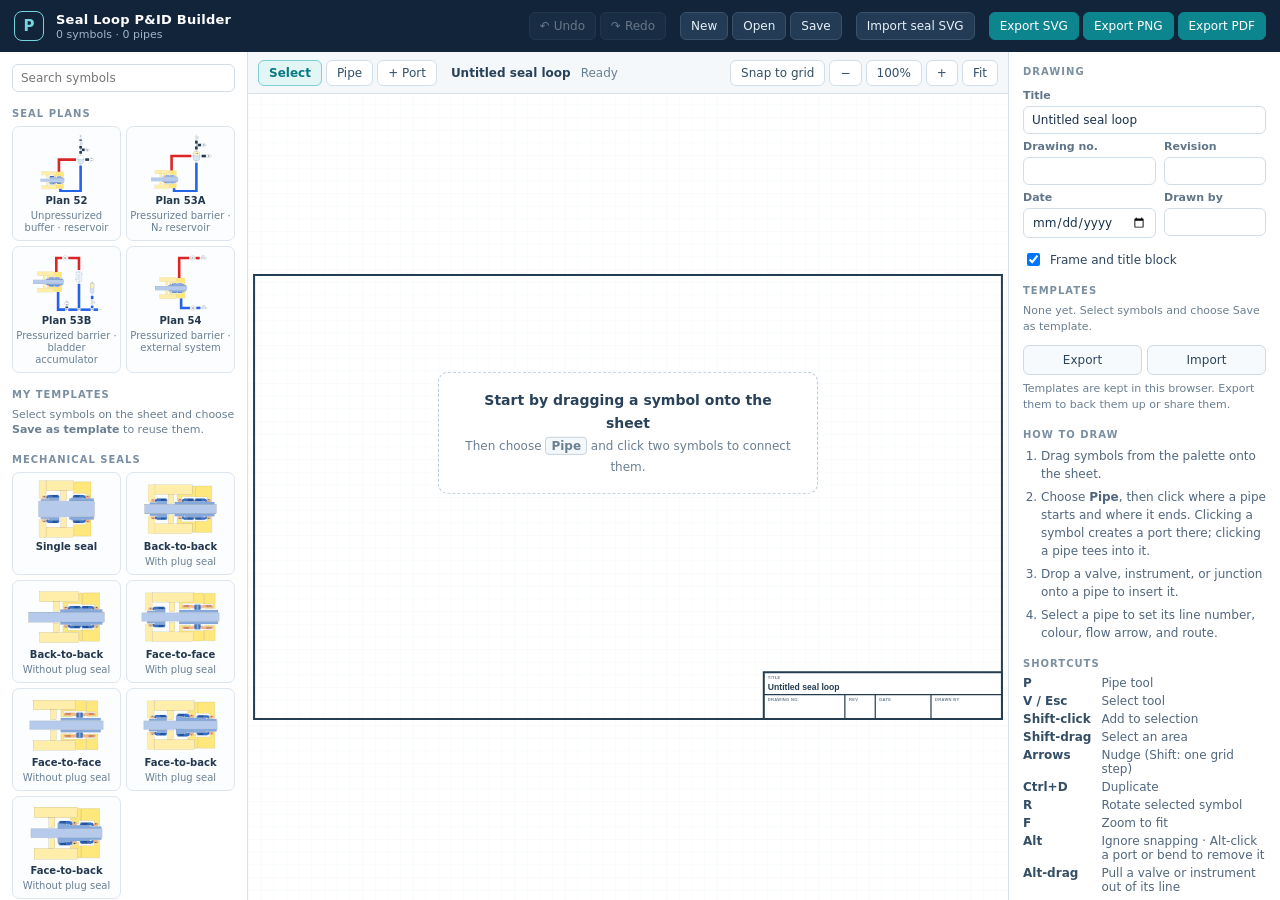
<file: index.html>
<!doctype html>
<html lang="en">
<head>
<meta charset="utf-8">
<title>Seal Loop P&amp;ID Builder</title>
<meta http-equiv="refresh" content="0; url=PID-Builder.html">
<link rel="canonical" href="PID-Builder.html">
</head>
<body>
<p>Opening <a href="PID-Builder.html">the P&amp;ID Builder</a>…</p>
</body>
</html>
</file>
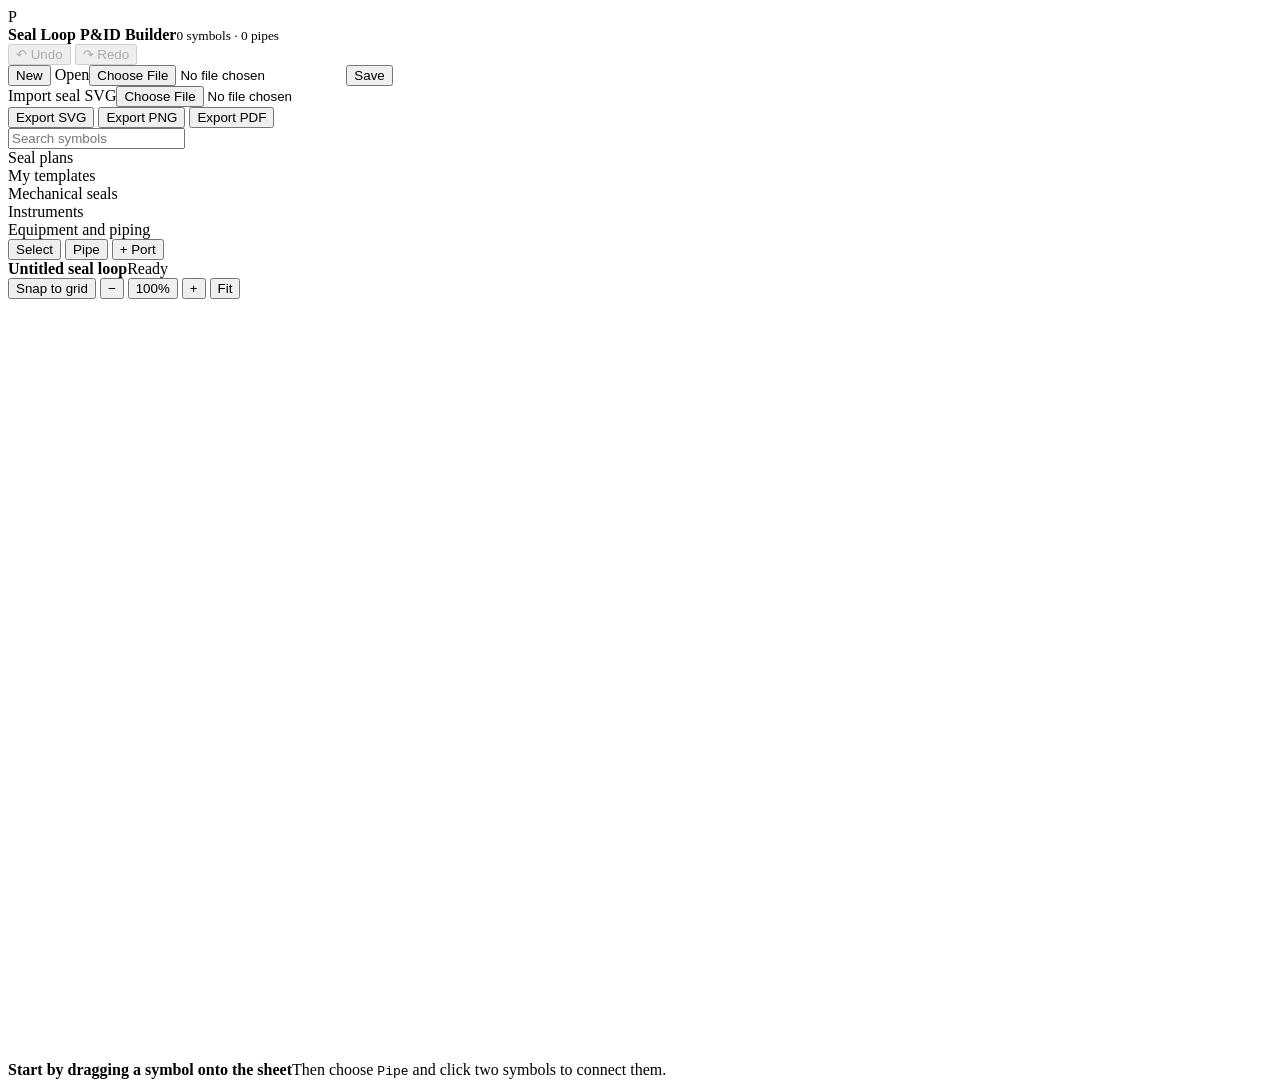
<file: src/index.html>
<!doctype html>
<!-- Generated by scripts/build.py from src/. Edit the sources, not this file. -->
<html lang="en">
<head>
<meta charset="utf-8">
<meta name="viewport" content="width=device-width, initial-scale=1">
<title>Seal Loop P&amp;ID Builder</title>
<link rel="icon" type="image/svg+xml" href="@build:favicon">
<style>
/* @build:css */
</style>
</head>
<body>
<div class="app">
  <header>
    <div class="mark">P</div>
    <div class="brand"><strong>Seal Loop P&amp;ID Builder</strong><small id="count">0 symbols · 0 pipes</small></div>
    <div class="toolbar">
      <div class="group">
        <button id="undo" title="Undo (Ctrl/Cmd+Z)" disabled>↶ Undo</button>
        <button id="redo" title="Redo (Ctrl/Cmd+Shift+Z or Ctrl+Y)" disabled>↷ Redo</button>
      </div>
      <div class="group" id="fileGroup">
        <button id="newProject" title="Start with an empty canvas">New</button>
        <label title="Open a saved project (JSON)">Open<input id="projectFile" type="file" accept=".json,application/json"></label>
        <button id="saveProject" title="Download an editable project file (JSON)">Save</button>
      </div>
      <div class="group">
        <label title="Use your own SVG as a seal graphic. Replaces the selected seal, or adds a new one.">Import seal SVG<input id="sealFile" type="file" accept=".svg,image/svg+xml"></label>
      </div>
      <div class="group">
        <button id="exportSVG" class="accent">Export SVG</button>
        <button id="exportPNG" class="accent">Export PNG</button>
        <button id="exportPDF" class="accent" title="Download the sheet as a one-page PDF">Export PDF</button>
      </div>
    </div>
  </header>

  <aside class="palette">
    <input id="paletteSearch" class="text" type="search" placeholder="Search symbols" aria-label="Search symbols">
    <div class="section">Seal plans</div><div class="tiles seals" id="planPalette"></div>
    <div class="section">My templates</div><div class="tiles seals" id="templatePalette"></div>
    <div class="section">Mechanical seals</div><div class="tiles seals" id="sealPalette"></div>
    <div class="section">Instruments</div><div class="tiles" id="instrumentPalette"></div>
    <div class="section">Equipment and piping</div><div class="tiles" id="equipmentPalette"></div>
  </aside>

  <main>
    <div class="canvas-head">
      <div class="tools" role="group" aria-label="Tools">
        <button id="toolSelect" title="Select and move (V)" aria-pressed="true">Select</button>
        <button id="toolPipe" title="Draw pipes: click a symbol or port, then another (P)" aria-pressed="false">Pipe</button>
        <button id="addSealPort" title="Place a connection port on a symbol without drawing a pipe" aria-pressed="false">+ Port</button>
      </div>
      <span class="sheet"><strong id="sheetTitle">Untitled seal loop</strong><span id="status">Ready</span></span>
      <div class="tools">
        <button id="snapGrid" title="Snap symbol centers to the 25-unit grid; hold Alt to place freely" aria-pressed="false">Snap to grid</button>
        <button id="zoomOut" title="Zoom out">−</button>
        <button id="zoomReset" title="Reset zoom">100%</button>
        <button id="zoomIn" title="Zoom in">+</button>
        <button id="zoomFit" title="Zoom to fit the drawing (F)">Fit</button>
      </div>
    </div>
    <div class="canvas-wrap" id="canvasWrap">
      <svg id="drawing" xmlns="http://www.w3.org/2000/svg" viewBox="0 0 1500 900" aria-label="P and ID drawing canvas"></svg>
      <div class="template-bar" id="templateBar" hidden>
        <span>Editing template <b id="templateBarName"></b></span>
        <button class="button" id="templateSave" title="Replace this template with what is on the sheet">Save template</button>
        <button class="button" id="templateSaveNew" title="Keep this template as it was and save the sheet as another one, named by the title">Save as new template</button>
        <button class="button" id="templateClose">Close without saving</button>
      </div>
      <input id="templateFile" type="file" accept=".json,application/json" hidden>
      <div class="empty-hint" id="emptyHint"><b>Start by dragging a symbol onto the sheet</b>Then choose <kbd>Pipe</kbd> and click two symbols to connect them.</div>
    </div>
  </main>

  <aside class="inspector"><div id="properties"></div></aside>
</div>
<script>
(() => {
'use strict';
/* @build:js */
})();
</script>
</body>
</html>
</file>
